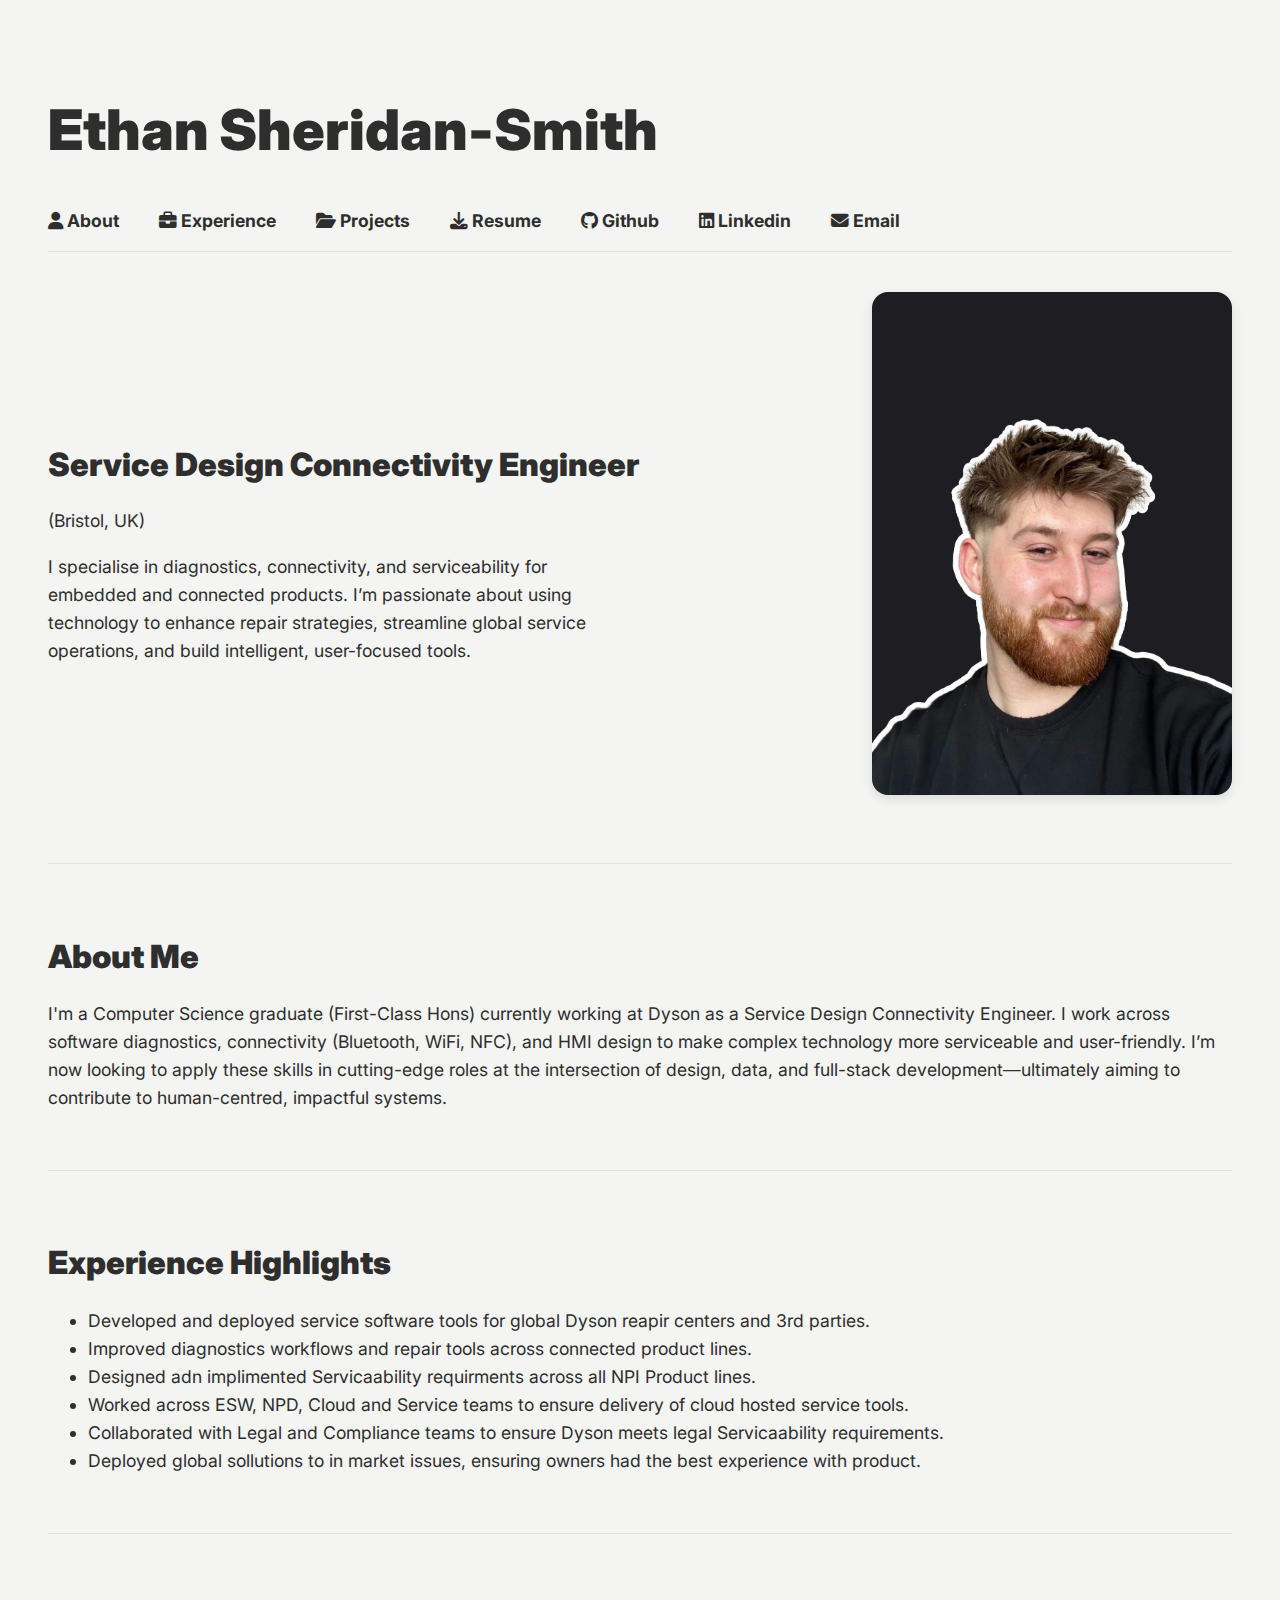
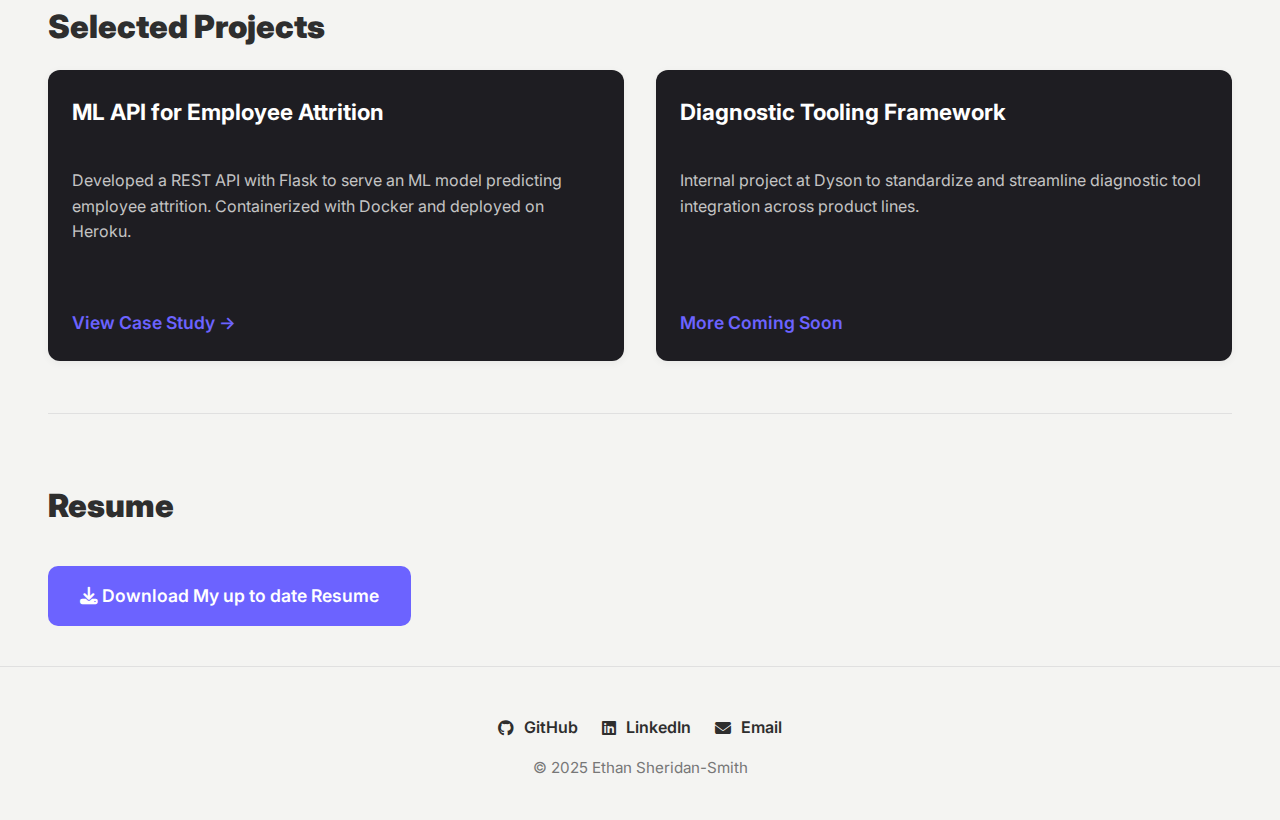
<file: index.html>
<!DOCTYPE html>
<html lang="en">
  <head>
    <meta charset="UTF-8" />
    <meta name="viewport" content="width=device-width, initial-scale=1.0" />
    <title>Ethan Sheridan-Smith – Service Design Engineer</title>

    <!-- Fonts & Icons -->
    <link href="https://fonts.googleapis.com/css2?family=Inter:wght@400;700;900&display=swap" rel="stylesheet" />
    <link rel="stylesheet" href="https://cdnjs.cloudflare.com/ajax/libs/font-awesome/6.4.0/css/all.min.css" />

    <!-- Stylesheet -->
    <link rel="stylesheet" href="style.css" />
  </head>

  <body>
    <div class="page-container">
      <!-- ================= Header ================= -->
      <header>
        <h1>Ethan Sheridan-Smith</h1>
        <nav>
          <ul>
            <li><a href="#about"><i class="fas fa-user"></i> About</a></li>
            <li><a href="#experience"><i class="fas fa-briefcase"></i> Experience</a></li>
            <li><a href="#projects"><i class="fas fa-folder-open"></i> Projects</a></li>
            <li><a href="#resume"><i class="fas fa-download"></i> Resume</a></li>
            <li><a href="https://github.com/ethansheridansmith" target="_blank" aria-label="GitHub"><i class="fab fa-github"></i> Github</a></li>
            <li><a href="https://www.linkedin.com/in/ethan-sheridan-smith/" target="_blank" aria-label="LinkedIn"><i class="fab fa-linkedin"></i> Linkedin</a></li>
            <li><a href="mailto:ethanventonsheridansmith@gmail.com" aria-label="Email"><i class="fas fa-envelope"></i> Email</a></li>      
          </ul>
        </nav>
      </header>

      <!-- ================= Main Content ================= -->
      <main>

        <!-- ===== Hero Section ===== -->
        <section id="hero" class="hero">
          <div class="herotext">
            <h2>Service Design Connectivity Engineer</h2>
            <p class="location">(Bristol, UK)</p>
            <p>
              I specialise in diagnostics, connectivity, and serviceability for embedded and connected products. I’m passionate about using technology to enhance repair strategies, streamline global service operations, and build intelligent, user-focused tools.
            </p>
          </div>
          <div class="heroimage">
            <img src="assets/images/EthansImage.jpeg" alt="Ethan's photo" class="hero-img" />
          </div>
        </section>

        <!-- ===== About Section ===== -->
        <section id="about">
          <h2>About Me</h2>
          <p>
            I'm a Computer Science graduate (First-Class Hons) currently working at Dyson as a Service Design Connectivity Engineer. I work across software diagnostics, connectivity (Bluetooth, WiFi, NFC), and HMI design to make complex technology more serviceable and user-friendly. I’m now looking to apply these skills in cutting-edge roles at the intersection of design, data, and full-stack development—ultimately aiming to contribute to human-centred, impactful systems.
          </p>
        </section>

        <!-- ===== Experience Section ===== -->
        <section id="experience">
          <h2>Experience Highlights</h2>
          <ul>
            <li>Developed and deployed service software tools for global Dyson reapir centers and 3rd parties.</li>
            <li>Improved diagnostics workflows and repair tools across connected product lines.</li>
            <li>Designed adn implimented Servicaability requirments across all NPI Product lines.</li>
            <li>Worked across ESW, NPD, Cloud and Service teams to ensure delivery of cloud hosted service tools.</li>
            <li>Collaborated with Legal and Compliance teams to ensure Dyson meets legal Servicaability requirements.</li>
            <li>Deployed global sollutions to in market issues, ensuring owners had the best experience with product.</li>
          </ul> 
        </section>

        <!-- ===== Projects Section ===== -->
        <section id="projects">
          <h2>Selected Projects</h2>
          <div class="project-list">
            <div class="project-card">
              <h3>ML API for Employee Attrition</h3>
              <p>Developed a REST API with Flask to serve an ML model predicting employee attrition. Containerized with Docker and deployed on Heroku.</p>
              <a href="#">View Case Study →</a>
            </div>

            <div class="project-card">
              <h3>Diagnostic Tooling Framework</h3>
              <p>Internal project at Dyson to standardize and streamline diagnostic tool integration across product lines.</p>
              <a href="#">More Coming Soon</a>
            </div>
          </div>
        </section>

        <!-- ===== Resume Section ===== -->
        <section id="resume" class="left-section">
          <h2>Resume</h2>
          <a href="assets/Resume/Ethan-V-Sheridan-Smith-CV.pdf" download class="download-btn">
            <i class="fas fa-download"></i> Download My up to date Resume
          </a>
        </section>
      </main>
    </div>

    <!-- ================= Footer ================= -->
    <footer>
      <div class="footer-inner">
        <div class="contact-table">
          <a href="https://github.com/ethansheridansmith" target="_blank" aria-label="GitHub">
            <i class="fab fa-github"></i> GitHub
          </a>
          <a href="https://www.linkedin.com/in/ethan-sheridan-smith/" target="_blank" aria-label="LinkedIn">
            <i class="fab fa-linkedin"></i> LinkedIn
          </a>
          <a href="mailto:ethanventonsheridansmith@gmail.com" aria-label="Email">
            <i class="fas fa-envelope"></i> Email
          </a>
        </div>
        <p>&copy; 2025 Ethan Sheridan-Smith</p>
      </div>
    </footer>
  </body>
</html>
</file>
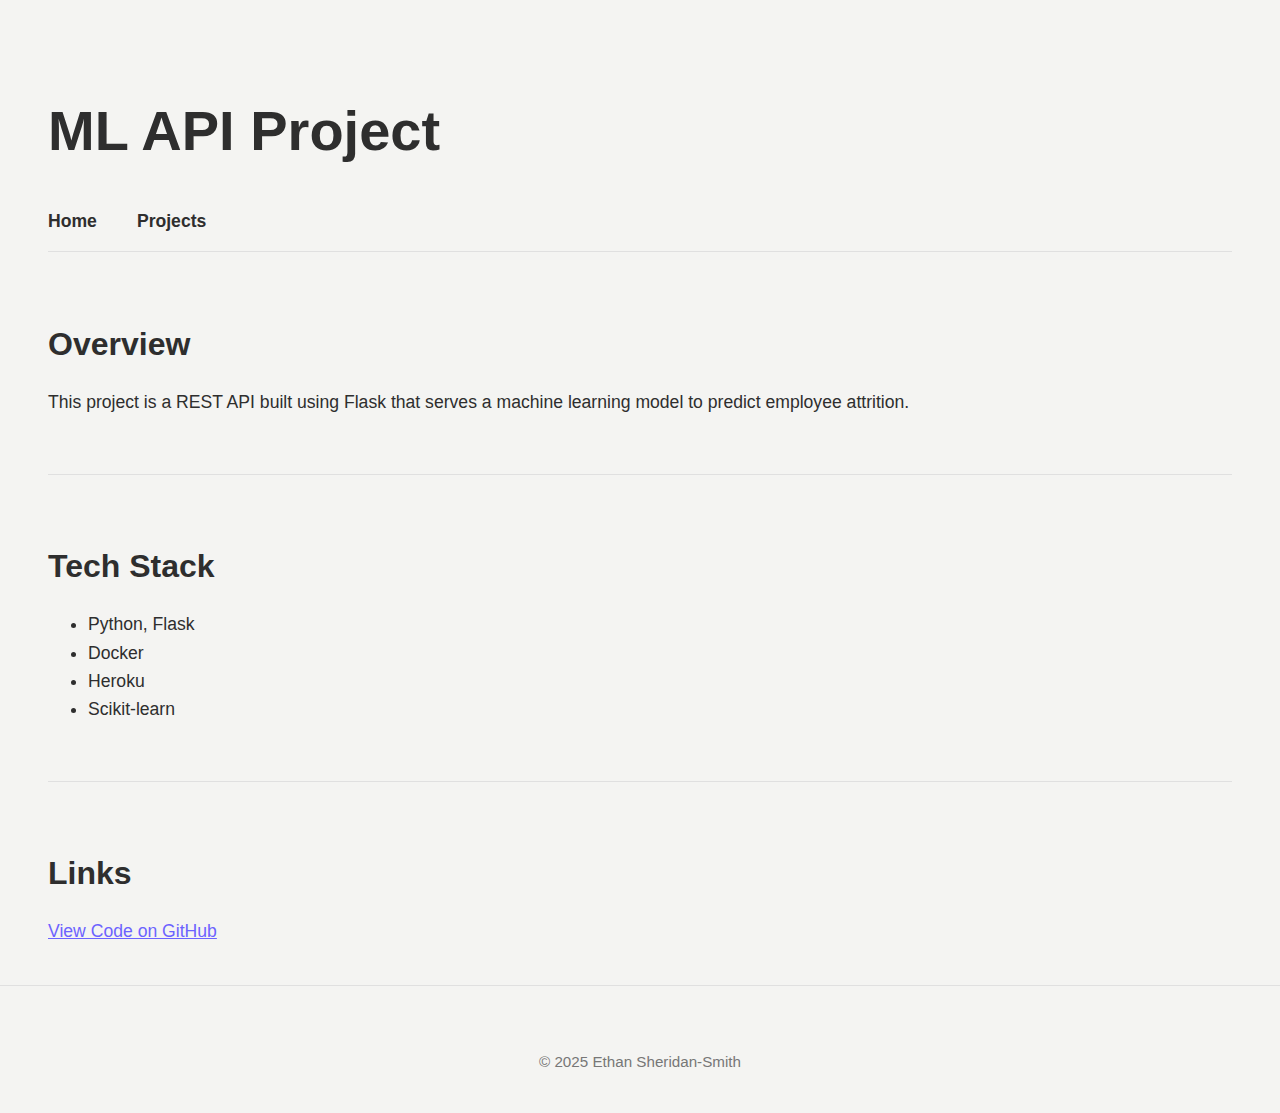
<file: projects/MLProject.html>
<!-- ml-api.html -->
<!DOCTYPE html>
<html lang="en">
<head>
  <meta charset="UTF-8" />
  <meta name="viewport" content="width=device-width, initial-scale=1.0" />
  <title>ML API Project – Ethan Sheridan-Smith</title>
  <link rel="stylesheet" href="../style.css" />
</head>
<body>
  <header>
    <h1>ML API Project</h1>
    <nav>
      <ul>
        <li><a href="../index.html">Home</a></li>
        <li><a href="../#projects">Projects</a></li>
      </ul>
    </nav>
  </header>

  <main>
    <section>
      <h2>Overview</h2>
      <p>This project is a REST API built using Flask that serves a machine learning model to predict employee attrition.</p>
    </section>

    <section>
      <h2>Tech Stack</h2>
      <ul>
        <li>Python, Flask</li>
        <li>Docker</li>
        <li>Heroku</li>
        <li>Scikit-learn</li>
      </ul>
    </section>

    <section>
      <h2>Links</h2>
      <a href="https://github.com/your-repo-link" target="_blank">View Code on GitHub</a>
    </section>
  </main>

  <footer>
    <p>&copy; 2025 Ethan Sheridan-Smith</p>
  </footer>
</body>
</html>
</file>
<file: style.css>
/* Ethan Portfolio – Updated with Unified Layout and Responsive Footer */

/* ===== Base Styles ===== */
body {
  background-color: #F4F4F2;
  color: #2e2e2e;
  font-family: 'Inter', sans-serif;
  margin: 0;
  padding: 0;
  font-size: 1.1rem;
  line-height: 1.6;
}

/* ===== Layout Container ===== */
header,
main,
footer {
  max-width: 1280px;
  margin: 0 auto;
  padding: 0 48px;
  box-sizing: border-box;
}

/* ===== Footer Styles ===== */
footer {
  padding-top: 48px;
  padding-bottom: 24px;
  font-size: 0.95rem;
  color: #777;
  text-align: center;
  border-top: 1px solid #e0e0e0;
}

/* ===== Responsive Padding Adjustments ===== */
@media (max-width: 900px) {
  header,
  main,
  footer {
    padding: 0 32px;
  }
}

@media (max-width: 600px) {
  header,
  main,
  footer {
    padding: 0 16px;
  }

  header h1 {
    font-size: 2rem;
    line-height: 1.2;
    white-space: normal;
  }

  nav ul {
    flex-direction: column;
    gap: 16px;
    align-items: flex-start;
  }
}

/* ===== Header ===== */
header {
  background: #F4F4F2;
  padding-top: 48px;
  text-align: left;
}

header h1 {
  font-size: 3.5rem;
  font-weight: 900;
  margin-bottom: 8px;
  white-space: nowrap;
}

/* ===== Navigation ===== */
nav {
  padding-bottom: 16px;
}

nav ul {
  list-style: none;
  display: flex;
  gap: 40px;
  padding: 0;
  margin: 32px 0 0;
  flex-wrap: wrap;
  justify-content: flex-start;
}

nav a {
  color: #2e2e2e;
  text-decoration: none;
  font-weight: 700;
  font-size: 1.1rem;
  position: relative;
}

nav a::after {
  content: '';
  width: 0;
  height: 2px;
  background: #6c63ff;
  position: absolute;
  bottom: -4px;
  left: 0;
  transition: width 0.3s;
}

nav a:hover::after {
  width: 100%;
}

/* ===== Hero Section ===== */
.hero {
  display: flex;
  align-items: center;
  justify-content: space-between;
  flex-wrap: wrap;
  padding-bottom: 60px;
}

.heroimage {
  flex: 1;
  text-align: right;
}

.herotext {
  flex: 1;
  min-width: 280px;
}

.herotext h2 {
  font-size: 2rem;
  font-weight: 900;
  margin-bottom: 12px;
}

.hero-img {
  width: 100%;
  max-width: 360px;
  border-radius: 16px;
  box-shadow: 0 4px 12px rgba(0, 0, 0, 0.1);
}

/* ===== Section Defaults ===== */
section {
  padding: 40px 0;
  border-top: 1px solid #e0e0e0;
}

h2 {
  font-size: 2rem;
  font-weight: 900;
  margin-bottom: 18px;
}

/* ===== Project Cards ===== */
.project-list {
  display: grid;
  grid-template-columns: repeat(auto-fit, minmax(280px, 1fr));
  gap: 32px;
  align-items: stretch;
  margin-bottom: 60px;
}

.project-card {
  display: flex;
  flex-direction: column;
  justify-content: space-between;
  background: #1E1D22;
  border-radius: 12px;
  box-shadow: 0 2px 8px rgba(0, 0, 0, 0.05);
  padding: 24px;
  transition: transform 0.2s ease;
  height: 100%;
}

.project-card:hover {
  transform: translateY(-6px);
}

.project-card h3 {
  font-size: 1.4rem;
  margin-top: 0;
  color: #ffffff;
}

.project-card p {
  font-size: 1rem;
  color: #c4c4c4;
}

.project-card a {
  margin-top: auto;
  align-self: flex-start;
  display: inline-block;
  color: #6c63ff;
  text-decoration: none;
  font-weight: 600;
}

.project-card a:hover {
  text-decoration: underline;
}

/* ===== Resume Button ===== */
.left-section {
  text-align: left;
}

.download-btn {
  display: inline-block;
  background-color: #6c63ff;
  color: white;
  font-weight: 600;
  font-size: 1.1rem;
  padding: 16px 32px;
  border-radius: 10px;
  text-decoration: none;
  margin-top: 16px;
  transition: background-color 0.3s ease, box-shadow 0.3s ease;
}

.download-btn:hover {
  background-color: #574fe2;
  box-shadow: 0 2px 8px rgba(0, 0, 0, 0.15);
  color: yellow;
}

/* ===== Global Links ===== */
a {
  color: #6c63ff;
  text-decoration: underline;
}

a:hover {
  color: #4b4bff;
}

/* ===== Contact Footer Links ===== */
.contact-table {
  display: flex;
  justify-content: center;
  flex-wrap: wrap;
  gap: 24px;
  margin-bottom: 16px;
}

.contact-table a {
  display: flex;
  align-items: center;
  gap: 10px;
  color: #2e2e2e;
  font-weight: 600;
  font-size: 1rem;
  text-decoration: none;
}

.contact-table a:hover {
  color: #6c63ff;
  text-decoration: underline;
}
</file>
